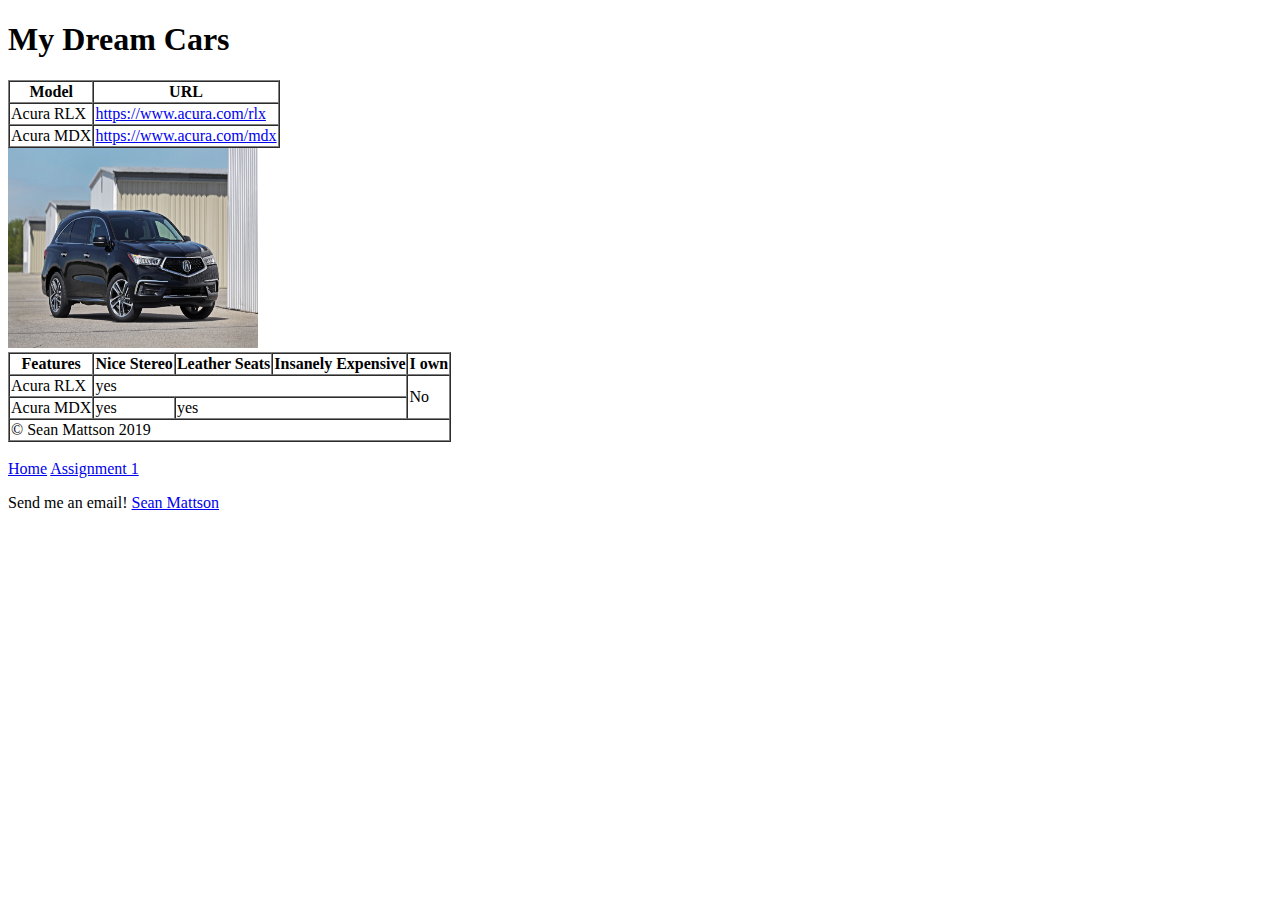
<file: activity-2/index.html>
<!DOCTYPE html>
<html>
  <head>
    <meta charset="utf-8" />
    <title>Assignment 2</title>
  </head>
  <body>
    <h1>My Dream Cars</h1>
    <table id="simple-table" border="1" cellspacing="0">
      <tr>
        <th>Model</th>
        <th>URL</th>
      </tr>
      <tr>
        <td>Acura RLX</td>
        <td>
          <a
            href="https://www.acura.com/rlx"
            >https://www.acura.com/rlx</a
          >
        </td>
      </tr>
      <tr>
        <td>Acura MDX</td>
        <td>
          <a href="https://www.acura.com/mdx"
            >https://www.acura.com/mdx</a
          >
        </td>
      </tr>
    </table>
      
<!--     INSERT IMAGE HERE  -->
      
      <img src="images/acuraMDX.jpg" alt="Acura MDX picture" width = "250" height="200">

    <br />
    <table id="complex-table" border="1" cellspacing="0">
      <thead>
        <tr>
          <th>Features</th>
          <th scope="column">Nice Stereo</th>
          <th scope="column">Leather Seats</th>
          <th scope="column">Insanely Expensive</th>
          <th scope="column">I own</th>
        </tr>
      </thead>
      <tbody>
        <tr>
          <td scope="row">Acura RLX</td>
          <td colspan="3">yes</td>
          <td rowspan="3">No</td>
        </tr>
        <tr>
          <td scope="row">Acura MDX</td>
          <td>yes</td>
          <td colspan="2">yes</td>
        </tr>
      </tbody>
      <tfoot>
        <td colspan="5">&copy; Sean Mattson 2019</td>
      </tfoot>
    </table>
    <br />
    <footer>
      <a href="../index.html">Home</a>
      <a href="../assignment-1/index.html">Assignment 1</a>
        <p>Send me an email!
        <a href="mailto:mattsos2@gmatc.matc.edu">Sean Mattson</a>
        </p>
    </footer>
  </body>
</html>
</file>
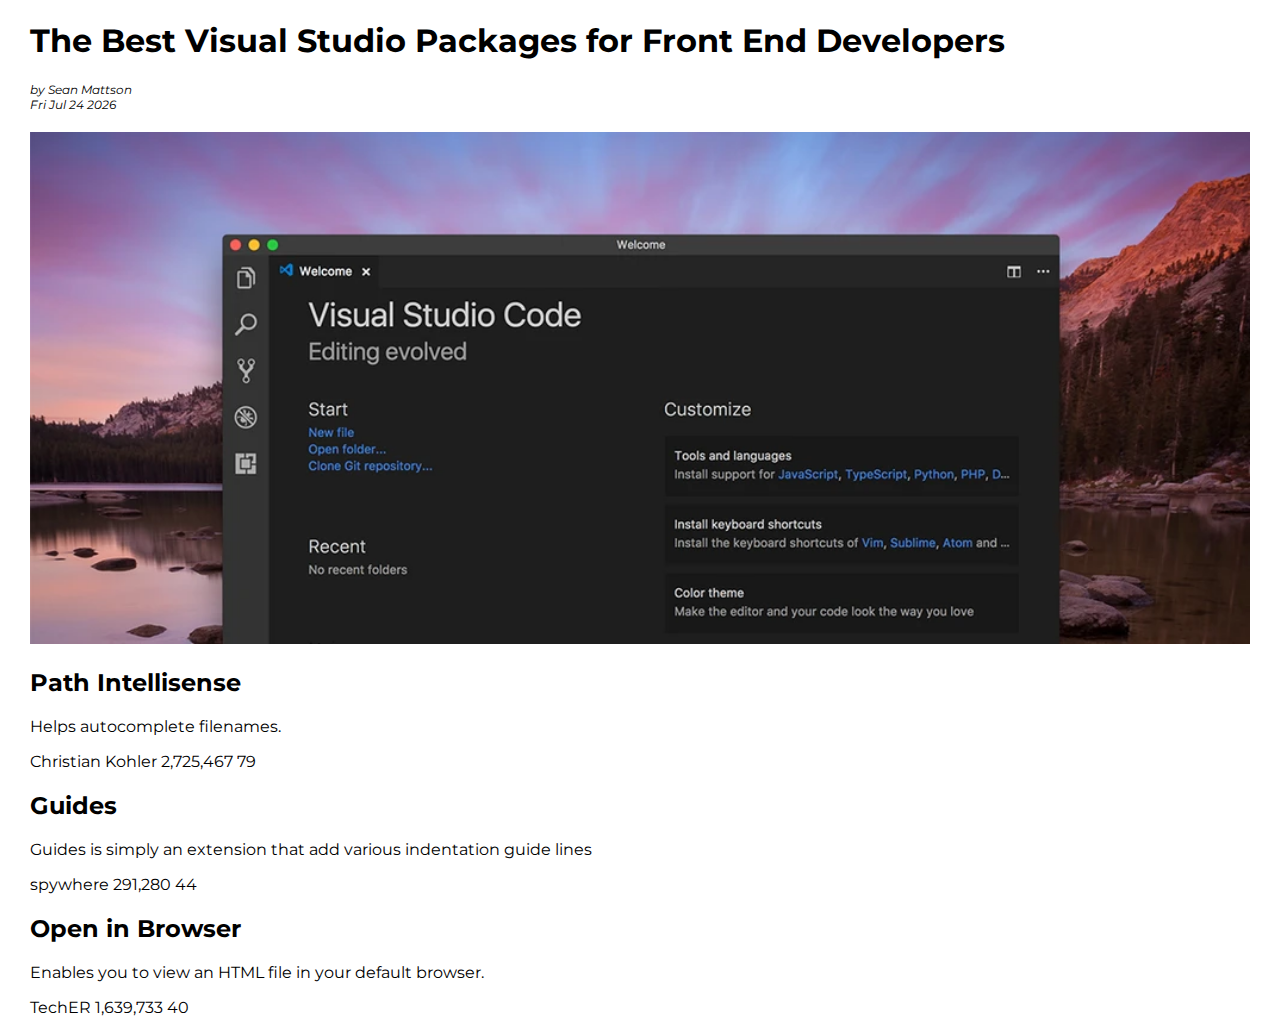
<file: activity-5/index.html>
<!DOCTYPE html>
<html>
    <head>
        <meta charset="utf-8">
        <title>The Best Visual Studio Packages for Front End Developers</title>
        <link rel="stylesheet" type="text/css" href="https://fonts.googleapis.com/css?family=Montserrat&display=swap">
        <link rel="stylesheet" href="css/master.css">
    </head>
    <body>
        <header>
            <h1>The Best Visual Studio Packages for Front End Developers</h1>
            <div id="credits">
                <div id="author">
                    by Sean Mattson
                </div>
                <div id="date">
                    <!-- ADD THIS BY JS -->
                </div>
            </div>
            <img id="header-image" src="images/header.jpg" alt="header image">
        </header>
        <main>
            <div class="package-container">
                <header>
                    <h2 id="p1-name"></h2>
                </header>
                <section>
                    <p id="p1-description"></p>
                </section>
                <footer>
                    <span id="p1-author"></span>
                    <span id="p1-downloads"></span>
                    <span id="p1-stars"></span>
                </footer>
            </div>
            <div class="package-container">
                <header>
                    <h2 id="p2-name"></h2>
                </header>
                <section>
                    <p id="p2-description"></p>
                </section>
                <footer>
                    <span id="p2-author"></span>
                    <span id="p2-downloads"></span>
                    <span id="p2-stars"></span>
                </footer>
            </div>
            <div class="package-container">
                <header>
                    <h2 id="p3-name"></h2>
                </header>
                <section>
                    <p id="p3-description"></p>
                </section>
                <footer>
                    <span id="p3-author"></span>
                    <span id="p3-downloads"></span>
                    <span id="p3-stars"></span>
                </footer>
            </div>
        </main>

        <script src="js/scripts.js" charset="utf-8"></script>
    </body>
</html>
</file>
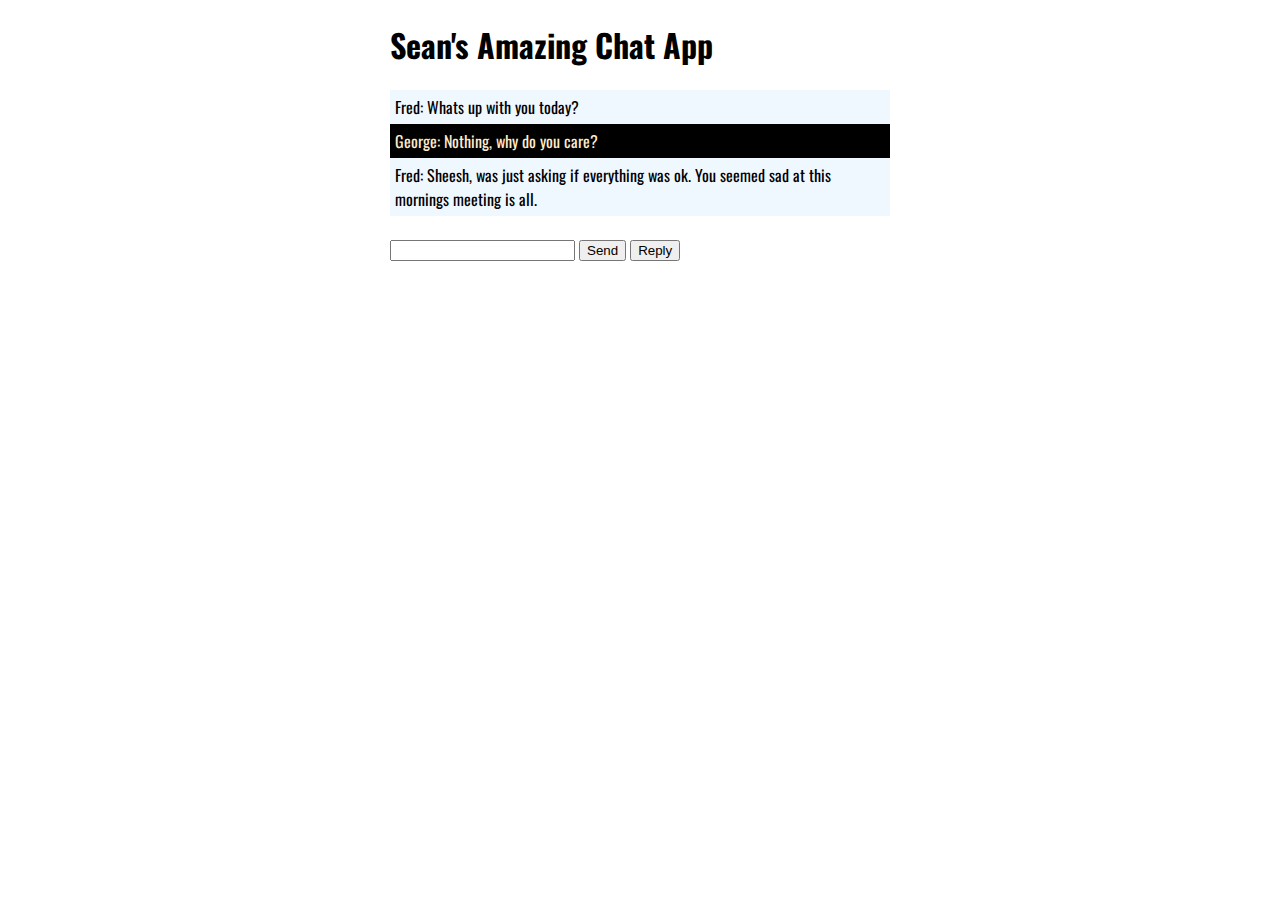
<file: activity-6/index.html>
<!doctype html>
<html lang="eng">

<head>
    <meta charset="utf-8">
    <meta name="viewport" content="width=device-width, initial-scale=1.0">
    <meta http-equiv="X-UA-Compatible" content="ie=edge">
    <title>Sean's Chat Application</title>
    <link rel="stylesheet" type="text/css" href="https://fonts.googleapis.com/css2?family=Oswald&display=swap">
    <link rel="stylesheet" href="css/master.css">
</head> 

<body>
    <header>
        <h1>Sean's Amazing Chat App</h1>
    </header>
    <main>
        <section id="message-container" class="messages"></section>
        <section>
            <input type="text" id="message-input">
            <button type="button" id="send-button">Send</button>
            <button type="button" id="reply-button">Reply</button>
        </section>
    </main>
    <script src="js/scripts.js" charset="utf-8"></script>
</body>

</html>
</file>
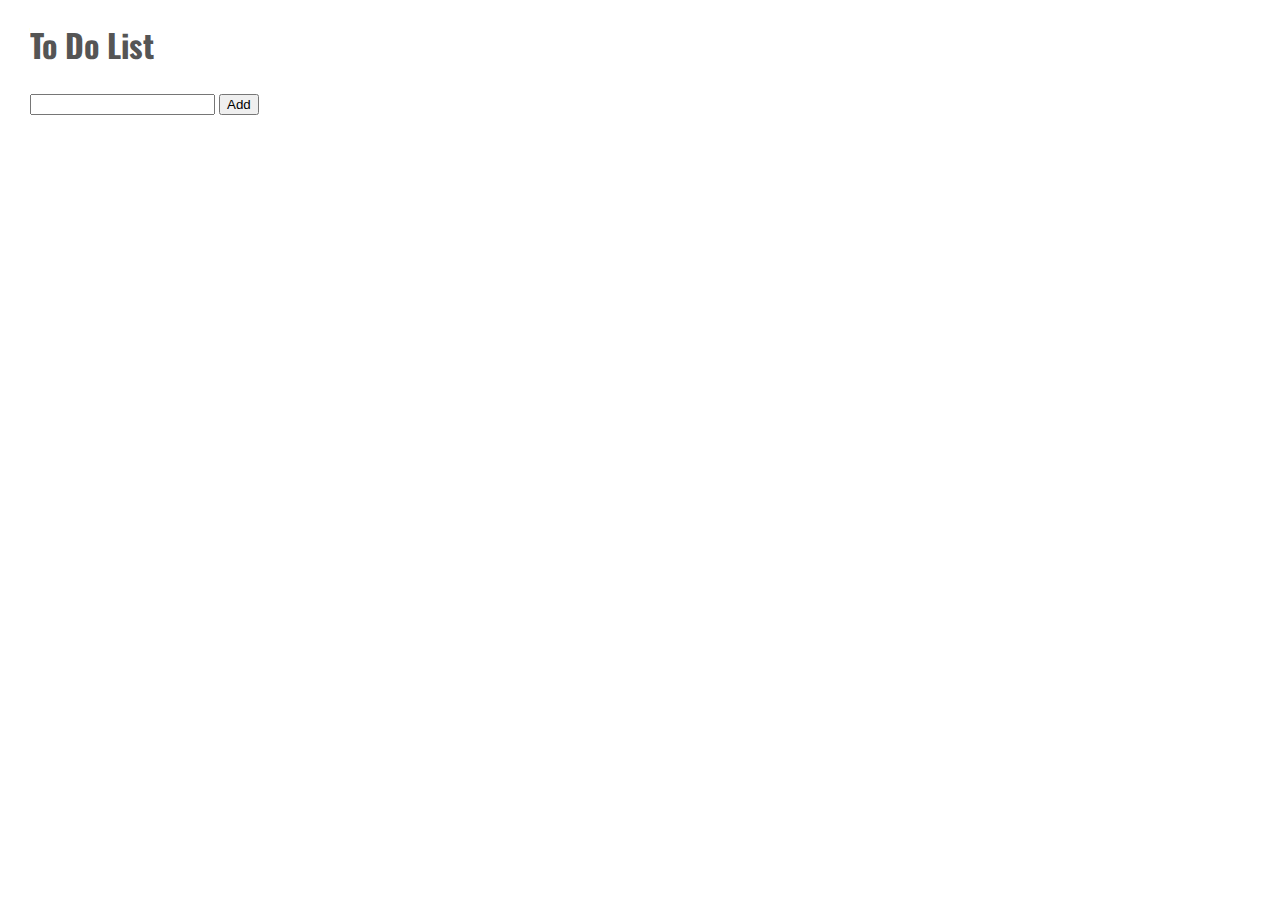
<file: activity-7/index.html>
<!DOCTYPE html>
<html lang="en" dir="ltr">
    <head>
        <meta charset = "utf-8">     
        <title>To do List</title>
        <link rel="stylesheet" type="text/css" href="https://fonts.googleapis.com/css2?family=Oswald:wght@500&display=swap">
        <link rel="stylesheet" href="css/styles.css">
    </head>
    <body>
        <header>
            <h1>To Do List</h1>
        </header>
        <main>
            <section>
                <input type="text" id="input-task">
                <button type="button" id="add-task">Add</button>
            </section>
            <section id="todo-list-container">
                <ol id="active-list">

                </ol>
                <ul id="completed-list">

                </ul>
            </section>
        </main>
        <script src="js/scripts.js" charset="utf-8"></script>
    </body>
</html>
</file>
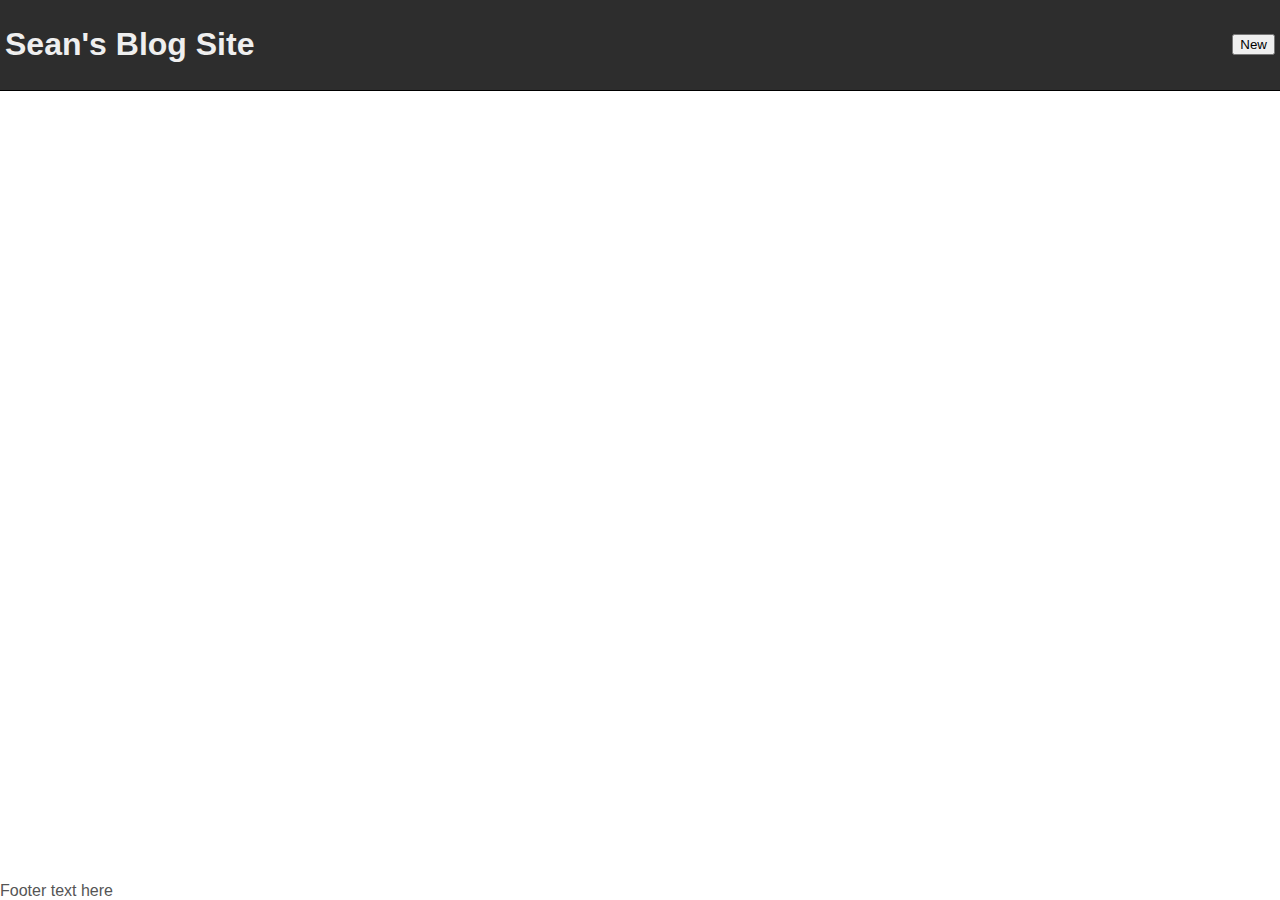
<file: activity-8/index.html>
<!DOCTYPE html>
<html lang="en">
    <head>
        <meta charset = "UTF-8">
        <meta name="viewport" content="width=device-width, initial-scale=1.0">
        <meta http-equiv="X-UA-Compatible" content="ie=edge">
        <link rel="stylesheet" href="css/styles.css">
        <title>Sean's Blog Site</title>
    </head>

    <body>
        <header>
            <h1 class="header-title">Sean's Blog Site</h1>
            <div class="header-menu">
                <button id="new-button">New</button>
            </div>
        </header>
        <main>
            <section id="display-content"></section>
        </main>
        <footer>
            Footer text here
        </footer>

        <!-- Modal dialog box. Hidden by default -->
        <div class="modal" id="modal-dialog">
            <section>
                <h2>Title</h2>
                <input type="text" id="edit-title-text">
                <span id="edit-title-message"></span>
            </section>
            <section>
                <h2>Content</h2>
                <textarea id="edit-content-text" cols="8" rows="80"></textarea>
                <span id="edit-content-message"></span>
            </section>
            <footer>
                <button type="button" id="cancel-button">Cancel</button>
                <button type="button" id="save-button">Save</button>
            </footer>
        </div>
        <div id="modal-backdrop"></div>
        <script src="js/scripts.js" charset="utf-8"></script>
    </body>

</html>
</file>
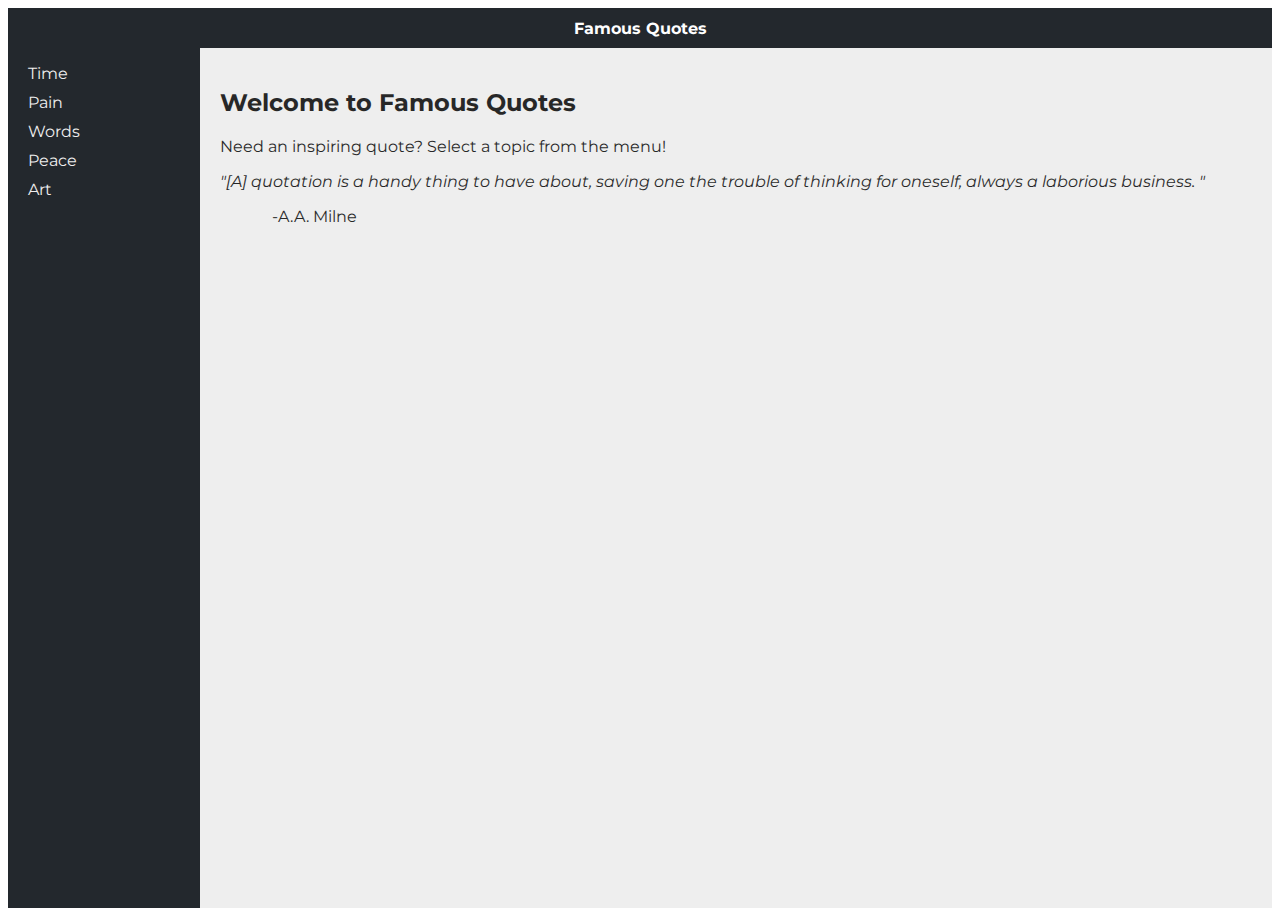
<file: activity-9/index.html>
<!DOCTYPE html>
<html lang="en" dir="ltr">

<head>
    <meta charset="utf-8">
    <title>Famous Quotes</title>
    <link rel="stylesheet" type="text/css" href="https://fonts.googleapis.com/css2?family=Montserrat&display=swap">
    <link rel="stylesheet" href="css/styles.css">
</head>

<body>
    <header id = "main-header">
        <h1>Famous Quotes</h1>
    </header>
    <main>
        <section id="sidebar">
            <ul id="nav-container"></ul>
        </section>
        <section id="post-container">
            <section id="intro">
                <h2>Welcome to Famous Quotes</h2>
                <p>Need an inspiring quote? Select a topic from the menu!</p>
                <blockquote>[A] quotation is a handy thing to have about, 
                    saving one the trouble of thinking for oneself, always
                    a laborious business.
                </blockquote>
                <span class="author">A.A. Milne</span>
            </section>
        </section>
    </main>

    <script src="https://ajax.googleapis.com/ajax/libs/jquery/3.3.1/jquery.min.js"></script>
    <script src="js/scripts.js" charset="utf-8"></script>

</body>
</html>
</file>
<file: activity-5/css/master.css>
body{
    font-family: 'Montserrat', sans-serif;
    margin: auto 30px;
}

#credits {
    font-style: italic;
    font-size: .75em;
    margin-bottom: 20px;
}

#header-image {
    width: 100%;
}
</file>
<file: activity-6/css/master.css>
body {
    max-width: 500px;
    margin: 0 auto;
    font-family: 'Oswald', sans-serif;
}

.messages {
    margin-bottom: 20px;
}

.out-message {
    padding: 5px;
    background-color: aliceblue;
}

.in-message {
    padding: 5px;
    background-color: black;
    color: blanchedalmond;
}
</file>
<file: activity-7/css/styles.css>
body{
    font-family: 'Oswald', sans-serif;
    margin: auto 30px;
    color: #555;
}

ul {
    margin: 0;
}

li {
    padding: 5px;
}

#todo-list-container {
    margin-top: 20px;
}

#completed-list{
    list-style-type: none;
}

#completed-list li {
    text-decoration: line-through;
}
</file>
<file: activity-8/css/styles.css>
body {
    display: flex;
    flex-direction: column;
    min-height: 100vh;
    font-family: 'Open Sans', sans-serif;
    color: #555;
    margin: 0;
}

header {
    display: flex;
    padding: 5px;
    color: #efefef;
    background-color: #2d2d2d; 
    border-bottom: solid 1px #000;
}

header .header-title {
    display: inline-block;
}

header .header-menu {
    flex-grow: 1;
    display: flex;
    align-items: center;
    justify-content: flex-end;
    color: #777;
    font-size: smaller;
}

main {
    flex: 1;
}

main #display-content {
    padding: 20px;
}

/* modal styles */

#modal-backdrop {
    display: none;
    position: absolute;
    height: 100vh;
    width: 100vh;
    background-color: rgba(0,0,0, 0.75);
}

#modal-backdrop.visible {
    display: block;
}

.modal {
    display: none;
    position: absolute;
    padding: 10px;
    border: solid 1px #555;
    background-color: #fff;
    z-index: 99999;
    width: 300px;
    height: 300px;
    top: 50%;
    left: 50%; 
    transform: translate(-50%, -50%);
}

.modal.visible {
    display: block;
}

.modal-content {
    width: 300px;
    height: 300px;
}

#edit-title {
    width: 300px;
}

#edit-content-text {
    width: 100%;
    box-sizing: border-box;
}
</file>
<file: activity-9/css/styles.css>
body {
    display: flex;
    min-height: 100vh;
    flex-direction: column;
    font-family: "Montserrat", sans-serif;
}

main {
    display: flex;
    flex: 1;
}

#main-header {
    background-color: #23282D;
}

#main-header h1 {
    color: #fff;
    font-size: 1em;
    text-align: center;
}

#sidebar {
    width: 225px;
    flex: 0 0 12em;
    background-color: #23282D;
}

#sidebar ul {
    padding: 0;
    list-style-type: none;
}

#sidebar ul li {
    color: #eee;
    padding: 0 0 10px 20px;
}

#sidebar ul li:hover {
    cursor: pointer;
    background-color: #32373C;
}

#post-container {
    flex: 1;
    background-color: #eee;
    padding: 20px;
}

#intro {
    display: none;
}

blockquote {
    font-style: italic;
    margin: 1em 1em 1em 0;
}

blockquote:before,
blockquote:after {
    content: '"';
}

.author {
    width: 100%;
    display: inline-block;
    text-indent: 5%;
}

.author:before {
    content: '-';
}
</file>
